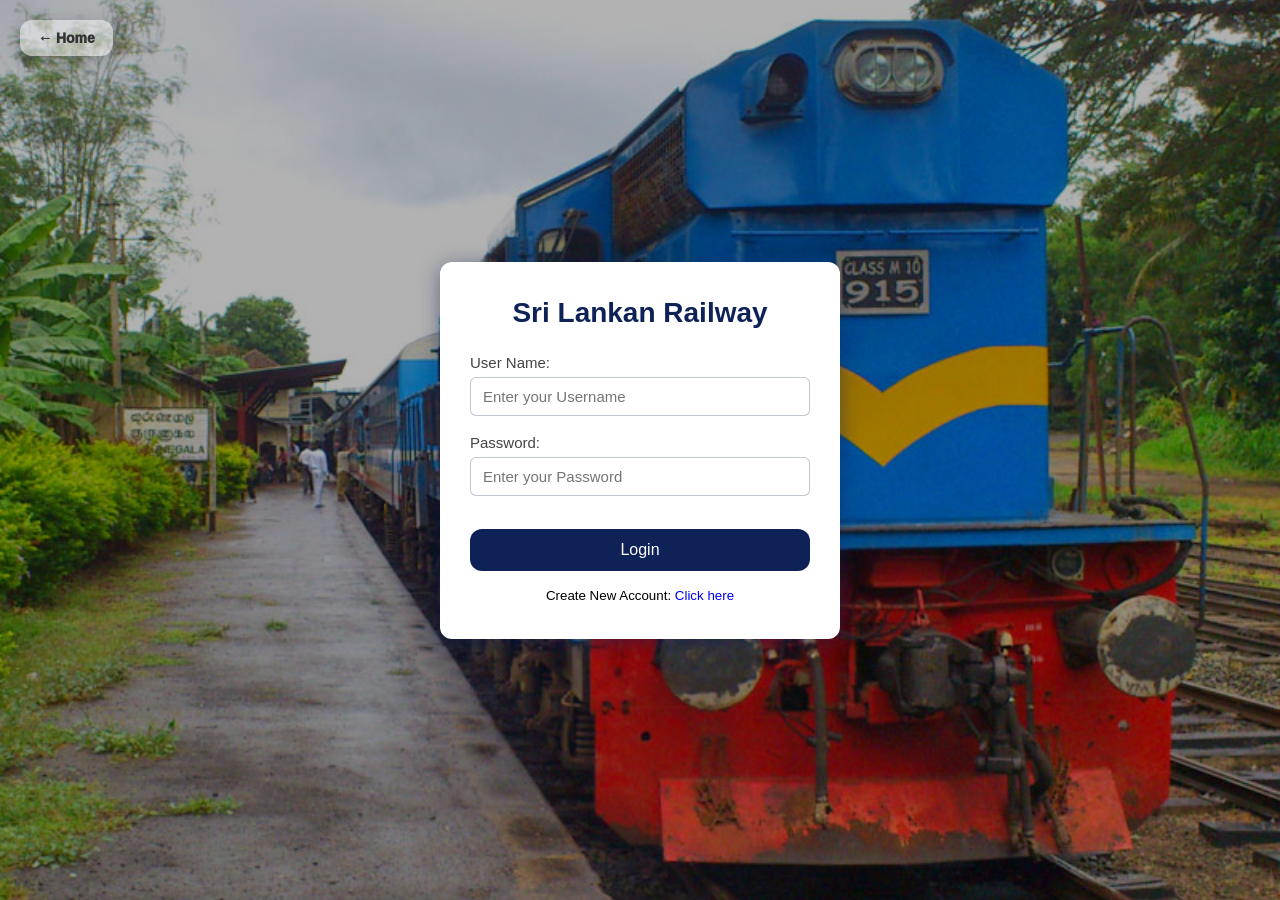
<file: pages/login.html>
<!DOCTYPE html>
<html lang="en">
<head>
    <meta charset="UTF-8">
    <meta name="viewport" content="width=device-width, initial-scale=1.0">
    <title>Login</title>
    <link rel="icon" type="image/x-icon" href="../images/logo.png">
    <link rel="stylesheet" href="../css/login.css">   
</head>

<body>

    <a href="../index.html" class="homeBtn">
        <span>← Home</span>
    </a>

    <div class="loginCard">
        <h2>Sri Lankan Railway</h2>
        
        <form id="loginForm" novalidate>
            
            <div class="formGroup">
                <label for="username">User Name:</label>
                <input type="text" id="username" autocomplete="off" placeholder="Enter your Username" required>
                <small id="userNameError"></small>
            </div>
            
            <div class="formGroup">
                <label for="pwd">Password:</label>
                <input type="password" id="pwd" autocomplete="off" placeholder="Enter your Password" required>
                <small id="pwdError"></small>
            </div>
            
            <button type="submit" class="loginBtn">Login</button>

            <div class="regLink">
                <small>Create New Account: <a href="register.html">Click here</a></small>
            </div>
            
        </form>
    </div>

    <!-- <script src="../js/login.js"></script> -->
    
</body>
</html>
</file>
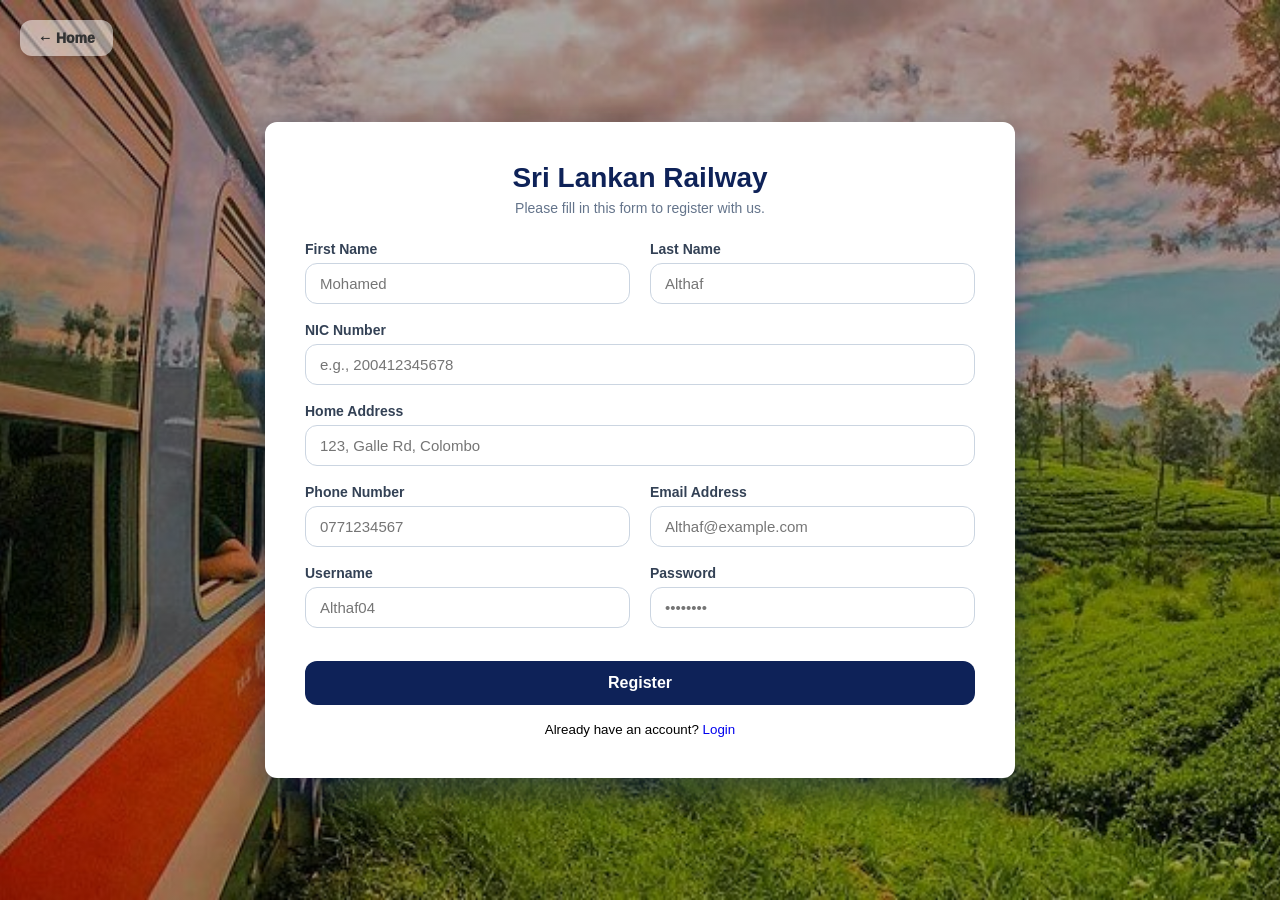
<file: pages/register.html>
<!DOCTYPE html>
<html lang="en">
<head>
    <meta charset="UTF-8">
    <meta name="viewport" content="width=device-width, initial-scale=1.0">
    <title>Ragister</title>
    <link rel="icon" type="image/x-icon" href="../images/logo.png">
    <link rel="stylesheet" href="../css/register.css">
</head>

<body>
    <a href="../index.html" class="homeBtn">
        <span>← Home</span>
    </a>
    
    <div class="registerCard">
        <header class="registerHeader">
            <h2>Sri Lankan Railway</h2>
            <p>Please fill in this form to register with us.</p>
        </header>

        <form id="registerForm" novalidate>
            
            <div class="formRow">
                <div class="formGroup">
                    <label for="firstName">First Name</label>
                    <input type="text" id="firstName" placeholder="Mohamed">
                    <span class="error-msg" id="firstNameError">First name is required.</span>
                </div>
                
                <div class="formGroup">
                    <label for="lastName">Last Name</label>
                    <input type="text" id="lastName" placeholder="Althaf">
                    <span class="error-msg" id="lastNameError">Last name is required.</span>
                </div>
            </div>

            <div class="formGroup">
                <label for="NIC">NIC Number</label>
                <input type="text" id="NIC" placeholder="e.g., 200412345678" maxlength="12">
                <span class="error-msg" id="NICError">Must be integers only (maximum 12 digits).</span>
            </div>

            <div class="formGroup">
                <label for="homeAddress">Home Address</label>
                <input type="text" id="homeAddress" placeholder="123, Galle Rd, Colombo">
                <span class="error-msg" id="homeAddressError">Home address is required.</span>
            </div>

            <div class="formRow">
                <div class="formGroup">
                    <label for="phoneNumber">Phone Number</label>
                    <input type="tel" id="phoneNumber" placeholder="0771234567">
                    <span class="error-msg" id="phoneNumberError">Enter a valid 10-digit phone number.</span>
                </div>

                <div class="formGroup">
                    <label for="emailAddress">Email Address</label>
                    <input type="email" id="emailAddress" placeholder="Althaf@example.com">
                    <span class="error-msg" id="emailAddressError">Enter a valid email address format.</span>
                </div>
            </div>

            <div class="formRow">
                <div class="formGroup">
                    <label for="username">Username</label>
                    <input type="text" id="username" placeholder="Althaf04">
                    <span class="error-msg" id="usernameError">Username must be at least 4 characters.</span>
                </div>

                <div class="formGroup">
                    <label for="password">Password</label>
                    <input type="password" id="password" placeholder="••••••••">
                    <span class="error-msg" id="passwordError">Password must be at least 8 characters.</span>
                </div>
            </div>

            <button type="submit" class="registerBtn">Register</button>
        </form>

        <div class="loginLink">
            <small>Already have an account? <a href="login.html">Login</a></small>
        </div>

    </div>

    <!-- <script src="../js/register.js"></script> -->

</body>
</html>
</file>
<file: css/login.css>
* {
    box-sizing: border-box;
    margin: 0;
    padding: 0;
    font-family: 'Segoe UI', Tahoma, Geneva, Verdana, sans-serif;
}

body {
    background-image: linear-gradient(rgba(0, 0, 0, 0.3), rgba(0, 0, 0, 0.3)), url('../images/train01.jpg');
    background-repeat: no-repeat;
    background-position: center;
    background-size: cover;
    background-attachment: fixed;
    display: flex;
    justify-content: center;
    align-items: center;
    min-height: 100vh;
    padding: 20px;
}

/* --- Back to Home Button --- */ 
.homeBtn {
    position: absolute;
    top: 20px;
    left: 20px;
    background-color: rgba(255, 255, 255, 0.5);
    color: #333333;
    padding: 10px 18px;
    border-radius: 12px;
    text-decoration: none;
    font-weight: 1000;
    font-size: 14px;
    box-shadow: 0 4px 15px rgba(0, 0, 0, 0.2);
    transition: all 0.2s ease-in-out;
    z-index: 10; /* Ensures it stays above the background */
}

.homeBtn:hover {
    background-color: rgba(255, 255, 255, 1);
}

/* Card layout matching the snapshot */
.loginCard {
    background-color: #ffffff;
    width: 100%;
    max-width: 400px;
    padding: 35px 30px;
    border-radius: 12px;
    box-shadow: 0 4px 20px rgba(14, 34, 88, 0.5);
}

.loginCard h2 {
    text-align: center;
    color: rgb(14, 34, 88);
    font-size: 28px;
    margin-bottom: 25px;
    font-weight: 650;
}

.formGroup {
    margin-bottom: 18px;
}

label {
    display: block;
    font-size: 15px;
    color: #444444;
    margin-bottom: 6px;
}

input {
    width: 100%;
    padding: 10px 12px;
    border: 1px solid rgba(14, 34, 88, 0.25);
    border-radius: 6px;
    font-size: 15px;
    color: #333333;
    outline: none;
    transition: border-color 0.2s, color 0.2s;
}

/* Valid input state (Green) */
input.valid {
    border-color: #288F5F;
}

/* Invalid input state (Red) - matches the image state */
input.invalid {
    border-color: #e63946;
    color: #e63946;
}

input.invalid + .error-message {
    display: block;
}

/* Solid blue interactive button */
.loginBtn {
    width: 100%;
    background-color: #0E2258;
    color: #ffffff;
    padding: 12px;
    border: none;
    border-radius: 12px;
    font-size: 16px;
    font-weight: 500;
    cursor: pointer;
    transition: background-color 0.2s;
    margin: 15px auto;
}

.loginBtn:hover {
    background-color: #d4a934;
}

.regLink{
    text-align: center;
}

.regLink a{
    text-decoration: none;
}

#userNameError, #pwdError {
    color: #e63946;
    font-size: 12px;
}
</file>
<file: css/register.css>
* {
    box-sizing: border-box;
    margin: 0;
    padding: 0;
    font-family: 'Segoe UI', Tahoma, Geneva, Verdana, sans-serif;
}

body {
    background-image: linear-gradient(rgba(0, 0, 0, 0.3), rgba(0, 0, 0, 0.3)), url('../images/train02.jpg');
    background-repeat: no-repeat;
    background-position: center;
    background-size: cover;
    background-attachment: fixed;
    display: flex;
    justify-content: center;
    align-items: center;
    min-height: 100vh;
    padding: 30px 20px;
}

/* --- Back to Home Button --- */
.homeBtn {
    position: absolute;
    top: 20px;
    left: 20px;
    background-color: rgba(255, 255, 255, 0.5);
    color: #333333;
    padding: 10px 18px;
    border-radius: 12px;
    text-decoration: none;
    font-weight: 1000;
    font-size: 14px;
    box-shadow: 0 4px 15px rgba(0, 0, 0, 0.2);
    transition: all 0.2s ease-in-out;
    z-index: 10;
}

.homeBtn:hover {
    background-color: rgba(255, 255, 255, 1);
}

.registerCard {
    background-color: rgb(255, 255, 255);
    max-width: 750px;
    width: 100%;
    padding: 40px;
    border-radius: 12px;
    box-shadow: 0 15px 35px rgba(14, 34, 88, 0.5);
}

.registerHeader {
    text-align: center;
    margin-bottom: 25px;
}

.registerHeader h2 {
    color: #0e2258;
    font-size: 28px;
    margin-bottom: 6px;
}

.registerHeader p {
    color: #64748b;
    font-size: 14px;
}

/* Responsive Grid Rows */
.formRow {
    display: flex;
    gap: 20px;
}

.formGroup {
    flex: 1;
    margin-bottom: 18px;
    display: flex;
    flex-direction: column;
}

label {
    font-size: 14px;
    font-weight: 600;
    color: #334155;
    margin-bottom: 6px;
}

input {
    width: 100%;
    padding: 11px 14px;
    border: 1px solid #cbd5e1;
    border-radius: 12px;
    font-size: 15px;
    color: #1e293b;
    outline: none;
    transition: all 0.2s ease;
}

input:focus {
    border-color: #0e2258;
    box-shadow: 0 0 0 3px rgba(37, 99, 235, 0.15);
}

/* Custom Valid / Invalid States managed by JS */
input.field-invalid {
    border-color: #ef4444;
    background-color: #fef2f2;
}

input.field-valid {
    border-color: #288F5F;
}

/* Error Message Labels */
.error-msg {
    display: none;
    color: #ef4444;
    font-size: 12px;
    margin-top: 5px;
    font-weight: 500;
}

/* Interactive Submission Button */
.registerBtn {
    width: 100%;
    background-color: #0e2258;
    color: #ffffff;
    padding: 13px;
    border: none;
    border-radius: 12px;
    font-size: 16px;
    font-weight: 600;
    cursor: pointer;
    transition: background-color 0.2s ease;
    margin: 15px auto;
}

.registerBtn:hover {
    background-color: #d4a934;
}

.loginLink{
    text-align: center;
}

.loginLink a{
    text-decoration: none;
}
</file>
